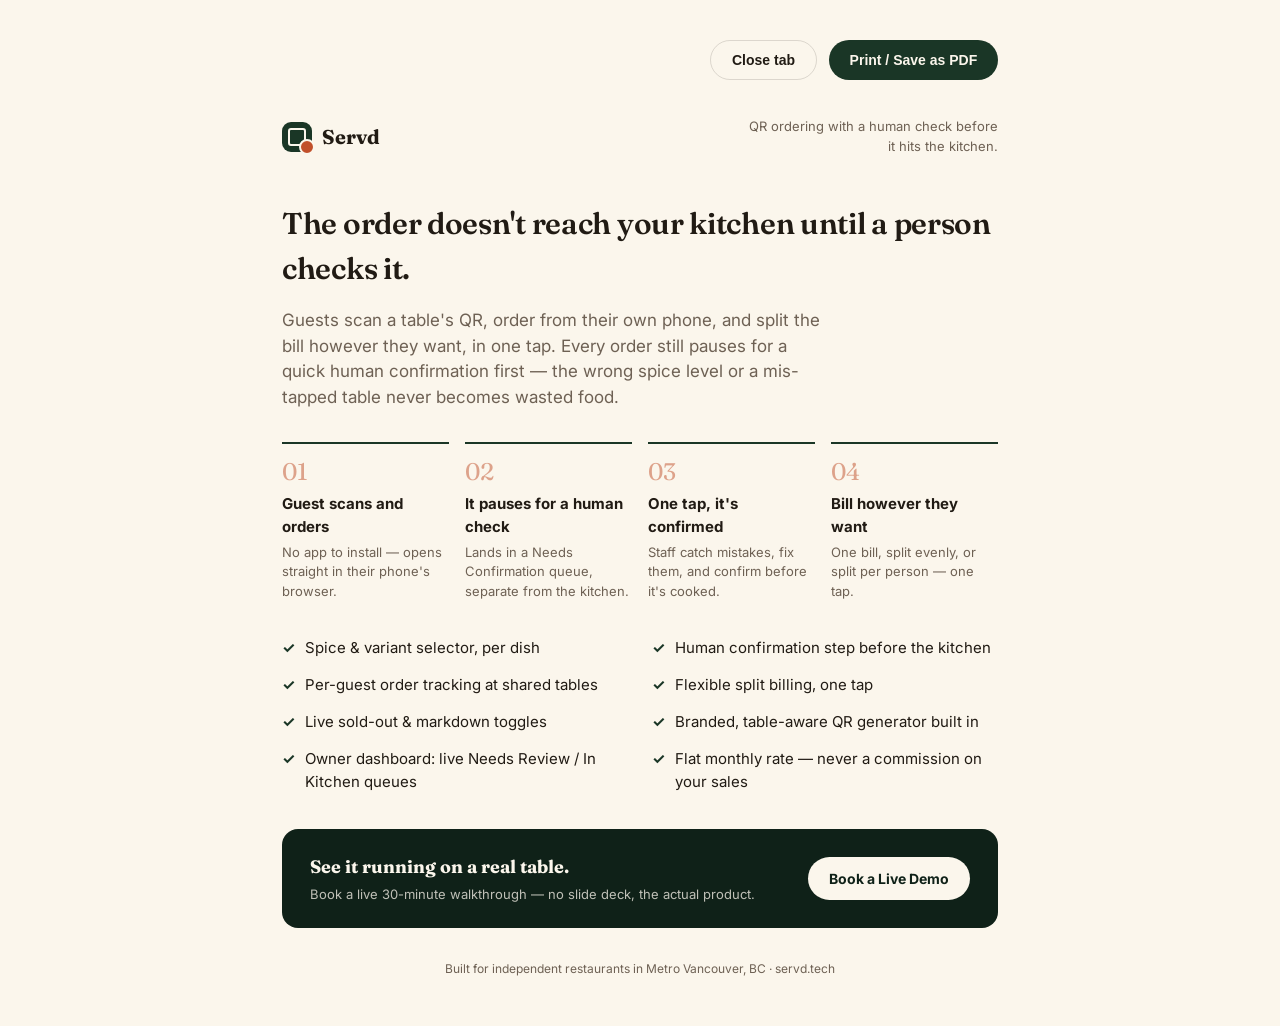
<file: feature-sheet.html>
<!doctype html>
<html lang="en">
<head>
<meta charset="UTF-8" />
<meta name="viewport" content="width=device-width, initial-scale=1.0" />
<title>Servd — One-Page Feature Sheet</title>
<meta name="description" content="Servd feature sheet: QR ordering with a human confirmation step before orders reach the kitchen. Printable one-pager." />
<style>
  @import url("https://fonts.googleapis.com/css2?family=Fraunces:opsz,wght@9..144,600;9..144,700&family=Inter:wght@400;500;600;700&display=swap");
  :root {
    --primary: #1A3626; --primary-dark: #0F2118; --accent: #C1502B; --accent-deep: #8A3A1F;
    --surface: #FBF6EC; --surface-alt: #F1E7D5; --muted: #6E6154; --ink: #211B14; --line: rgba(33,27,20,0.14);
  }
  * { box-sizing: border-box; }
  body {
    margin: 0; font-family: "Inter", system-ui, sans-serif; background: var(--surface); color: var(--ink);
    line-height: 1.5; -webkit-font-smoothing: antialiased;
  }
  h1, h2 { font-family: "Fraunces", Georgia, serif; margin: 0; }
  .sheet { max-width: 780px; margin: 0 auto; padding: 2.5rem 2rem 3rem; }
  .toolbar {
    display: flex; justify-content: flex-end; gap: 0.75rem; margin-bottom: 1.5rem;
  }
  .btn {
    display: inline-flex; align-items: center; gap: 0.5rem; font-weight: 700; font-size: 0.875rem;
    padding: 0.7rem 1.3rem; border-radius: 999px; border: none; cursor: pointer; text-decoration: none;
    background: var(--primary); color: var(--surface);
  }
  .btn-ghost { background: transparent; color: var(--ink); border: 1.5px solid var(--line); }
  header.brand { display: flex; align-items: center; justify-content: space-between; margin-bottom: 2rem; }
  .wordmark { display: flex; align-items: center; gap: 0.6rem; }
  .mark { width: 30px; height: 30px; border-radius: 9px; background: var(--primary); position: relative; }
  .mark::before { content: ""; position: absolute; inset: 6px; border: 2px solid var(--surface); border-radius: 3px; }
  .mark::after { content: ""; position: absolute; right: -3px; bottom: -3px; width: 12px; height: 12px; border-radius: 50%; background: var(--accent); border: 2px solid var(--surface); }
  .wordmark-text { font-family: "Fraunces", serif; font-weight: 700; font-size: 1.25rem; }
  .tagline { font-size: 0.8125rem; color: var(--muted); text-align: right; max-width: 16rem; }
  h1 { font-size: 1.875rem; font-weight: 600; margin-bottom: 0.75rem; letter-spacing: -0.01em; }
  .lede { font-size: 1.0625rem; color: var(--muted); max-width: 34rem; margin-bottom: 2rem; }
  .steps { display: grid; grid-template-columns: repeat(4, 1fr); gap: 1rem; margin-bottom: 2.25rem; }
  .step { border-top: 2px solid var(--primary); padding-top: 0.6rem; }
  .step .n { font-family: "Fraunces", serif; font-size: 1.5rem; color: var(--accent); opacity: 0.5; display: block; }
  .step h3 { font-size: 0.9375rem; margin: 0.2rem 0 0.3rem; font-family: "Inter", sans-serif; font-weight: 700; }
  .step p { font-size: 0.8125rem; color: var(--muted); margin: 0; }
  .features { display: grid; grid-template-columns: repeat(2, 1fr); gap: 0.9rem 1.5rem; margin-bottom: 2.25rem; }
  .feature { display: flex; gap: 0.6rem; align-items: flex-start; font-size: 0.9375rem; }
  .feature::before { content: "✓"; color: var(--primary); font-weight: 700; flex-shrink: 0; }
  .cta-box {
    background: var(--primary-dark); color: var(--surface); border-radius: 16px; padding: 1.5rem 1.75rem;
    display: flex; justify-content: space-between; align-items: center; flex-wrap: wrap; gap: 1rem;
  }
  .cta-box h2 { font-size: 1.125rem; margin-bottom: 0.3rem; }
  .cta-box p { margin: 0; font-size: 0.8125rem; color: rgba(251,246,236,0.75); }
  .cta-box .btn { background: var(--surface); color: var(--primary-dark); }
  footer.meta { margin-top: 2rem; font-size: 0.75rem; color: var(--muted); text-align: center; }

  @media print {
    .toolbar { display: none; }
    body { background: white; }
    .sheet { padding: 0; max-width: 100%; }
    @page { size: letter; margin: 14mm; }
  }
  @media (max-width: 640px) {
    .steps, .features { grid-template-columns: 1fr; }
    header.brand { flex-direction: column; align-items: flex-start; gap: 0.75rem; }
    .tagline { text-align: left; }
  }
</style>
</head>
<body>
  <div class="sheet">
    <div class="toolbar">
      <button type="button" class="btn btn-ghost" onclick="window.close()">Close tab</button>
      <button type="button" class="btn" onclick="window.print()">Print / Save as PDF</button>
    </div>

    <header class="brand">
      <div class="wordmark">
        <span class="mark" aria-hidden="true"></span>
        <span class="wordmark-text">Servd</span>
      </div>
      <p class="tagline">QR ordering with a human check before it hits the kitchen.</p>
    </header>

    <h1>The order doesn't reach your kitchen until a person checks it.</h1>
    <p class="lede">
      Guests scan a table's QR, order from their own phone, and split the bill however they want,
      in one tap. Every order still pauses for a quick human confirmation first — the wrong spice
      level or a mis-tapped table never becomes wasted food.
    </p>

    <div class="steps">
      <div class="step"><span class="n">01</span><h3>Guest scans and orders</h3><p>No app to install — opens straight in their phone's browser.</p></div>
      <div class="step"><span class="n">02</span><h3>It pauses for a human check</h3><p>Lands in a Needs Confirmation queue, separate from the kitchen.</p></div>
      <div class="step"><span class="n">03</span><h3>One tap, it's confirmed</h3><p>Staff catch mistakes, fix them, and confirm before it's cooked.</p></div>
      <div class="step"><span class="n">04</span><h3>Bill however they want</h3><p>One bill, split evenly, or split per person — one tap.</p></div>
    </div>

    <div class="features">
      <div class="feature">Spice &amp; variant selector, per dish</div>
      <div class="feature">Human confirmation step before the kitchen</div>
      <div class="feature">Per-guest order tracking at shared tables</div>
      <div class="feature">Flexible split billing, one tap</div>
      <div class="feature">Live sold-out &amp; markdown toggles</div>
      <div class="feature">Branded, table-aware QR generator built in</div>
      <div class="feature">Owner dashboard: live Needs Review / In Kitchen queues</div>
      <div class="feature">Flat monthly rate — never a commission on your sales</div>
    </div>

    <div class="cta-box">
      <div>
        <h2>See it running on a real table.</h2>
        <p>Book a live 30-minute walkthrough — no slide deck, the actual product.</p>
      </div>
      <a class="btn" href="https://calendly.com/pankaj_singh-servd/30min" target="_blank" rel="noopener">Book a Live Demo</a>
    </div>

    <footer class="meta">Built for independent restaurants in Metro Vancouver, BC · servd.tech</footer>
  </div>
</body>
</html>
</file>
